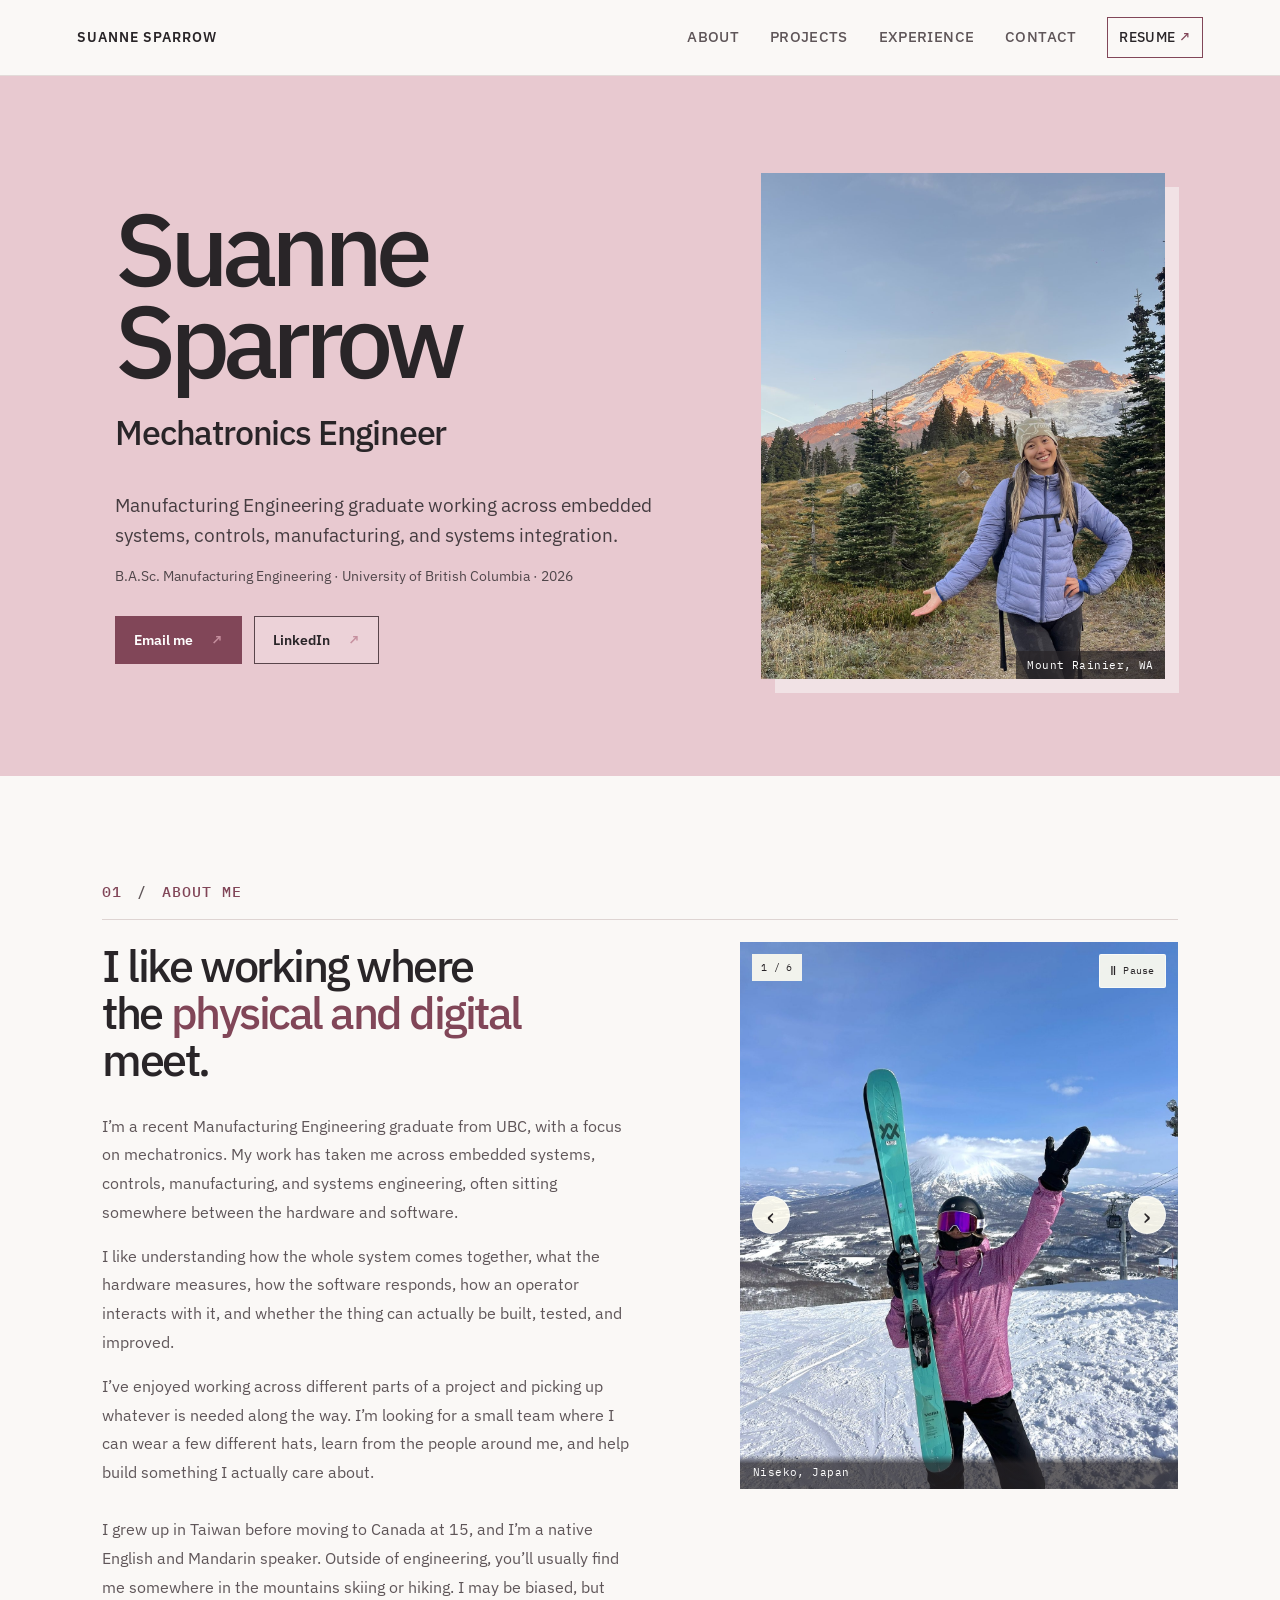
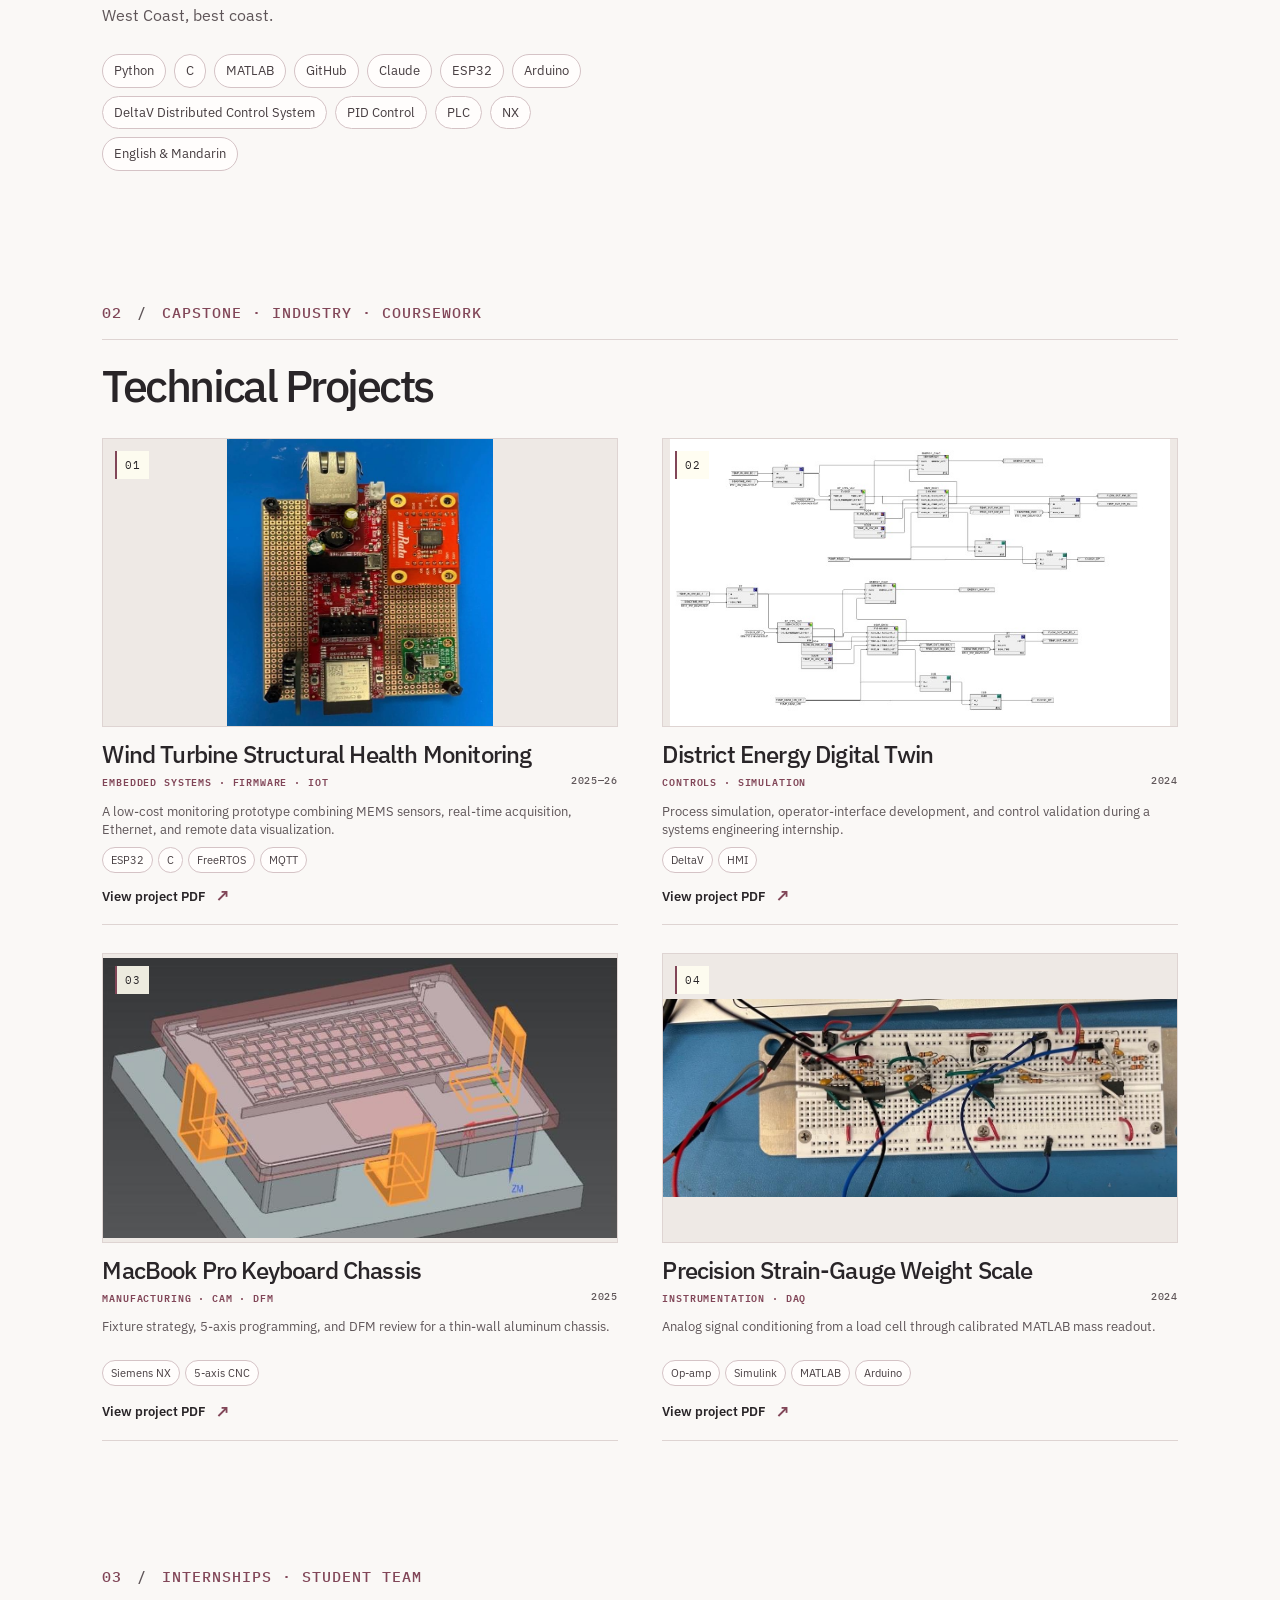
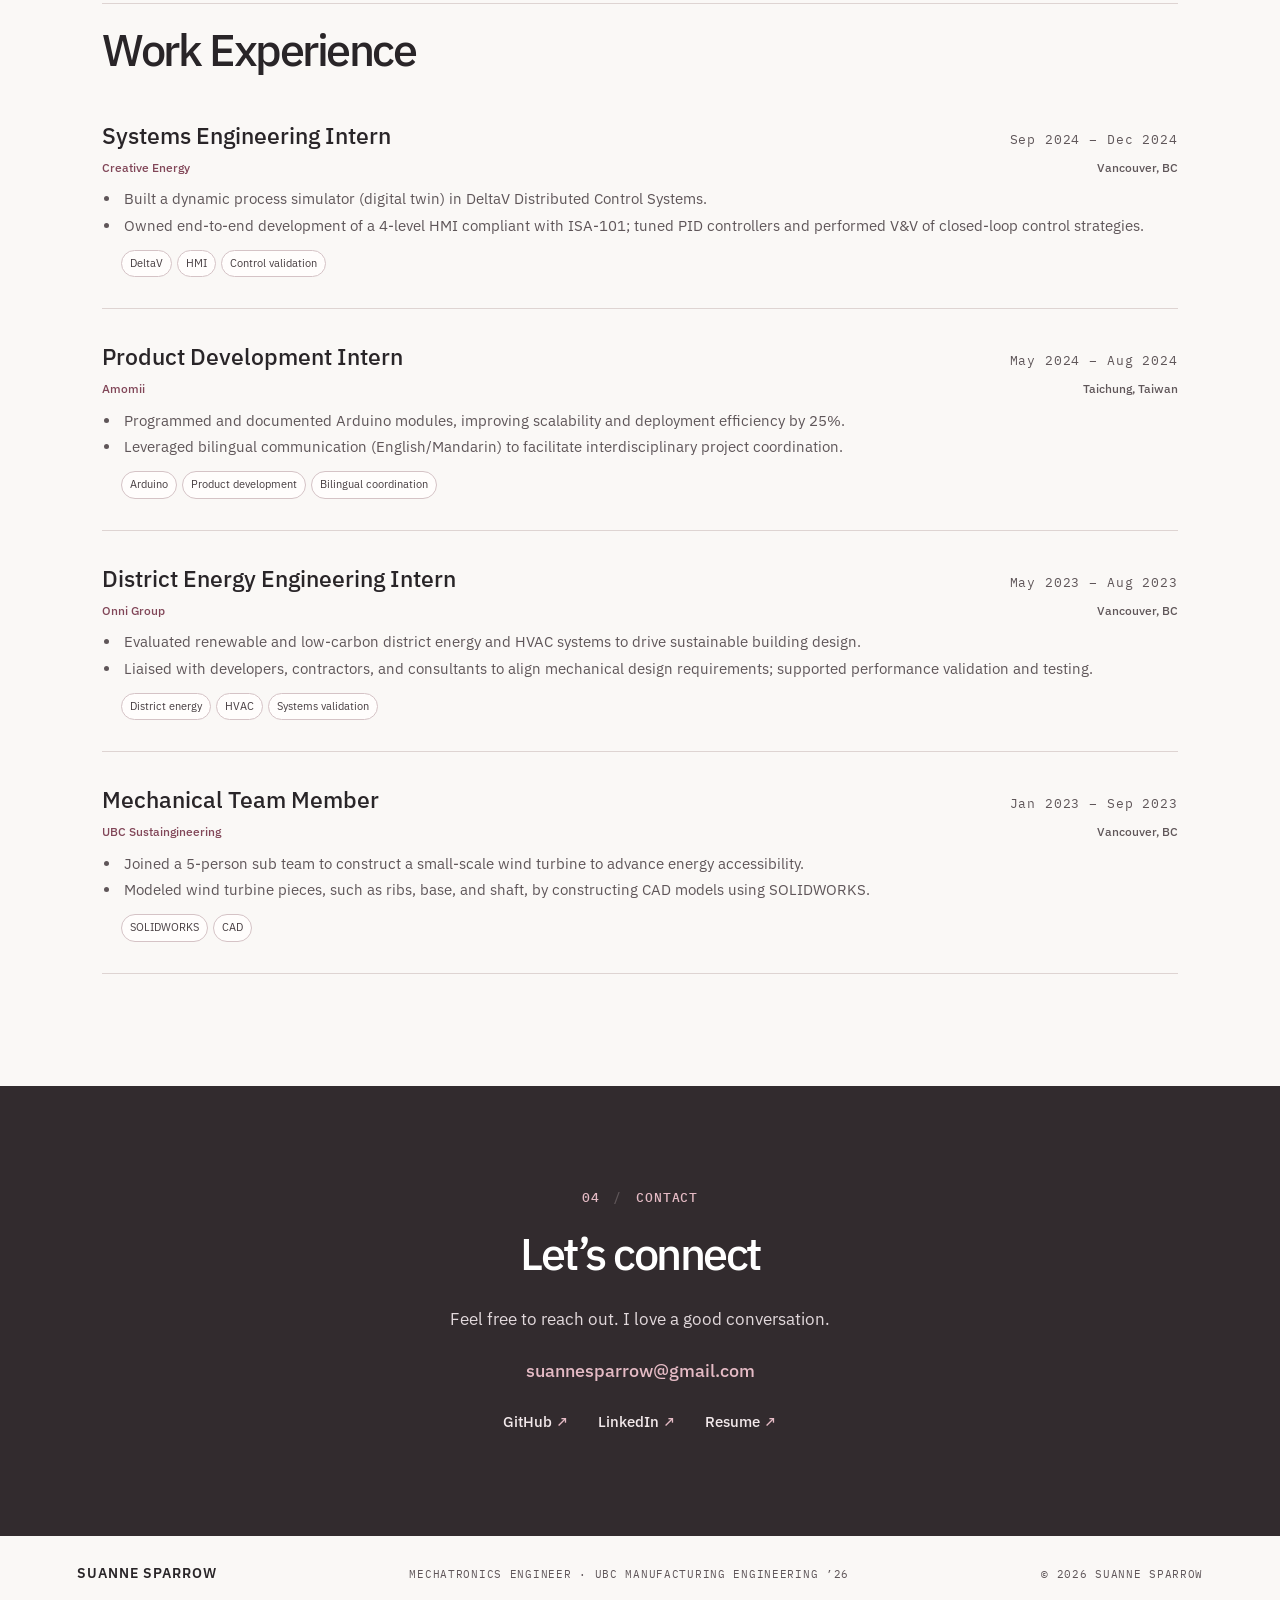
<file: index.html>
<!doctype html>
<html lang="en">
  <head>
    <meta charset="utf-8" />
    <meta name="viewport" content="width=device-width, initial-scale=1" />
    <meta name="theme-color" content="#e8c9d0" />
    <meta name="description" content="Suanne Sparrow is a UBC Manufacturing Engineering graduate working across embedded systems, controls, manufacturing, and systems integration." />
    <meta property="og:title" content="Suanne Sparrow | Mechatronics Engineer" />
    <meta property="og:description" content="Engineering work across embedded systems, controls, manufacturing, and instrumentation." />
    <meta property="og:type" content="website" />
    <meta property="og:image" content="assets/photos/suanne-mount-rainier.jpg" />
    <title>Suanne Sparrow | Mechatronics Engineer</title>
    <link rel="icon" type="image/svg+xml" href="favicon.svg" />
    <link rel="preconnect" href="https://fonts.googleapis.com" />
    <link rel="preconnect" href="https://fonts.gstatic.com" crossorigin />
    <link href="https://fonts.googleapis.com/css2?family=IBM+Plex+Mono:wght@400;500&amp;family=IBM+Plex+Sans:wght@400;500;600;700&amp;display=swap" rel="stylesheet" />
    <link rel="stylesheet" href="styles.css" />
    <script src="script.js" defer></script>
  </head>
  <body>
    <a class="skip-link" href="#main">Skip to content</a>
    <header class="site-header">
      <a class="wordmark" href="#home" aria-label="Suanne Sparrow home">SUANNE SPARROW</a>
      <button class="menu-toggle" type="button" aria-expanded="false" aria-controls="primary-nav" aria-label="Open navigation"><span></span><span></span></button>
      <nav class="nav-links" id="primary-nav" aria-label="Main navigation">
        <a href="#about" data-nav="about">ABOUT</a><a href="#projects" data-nav="projects">PROJECTS</a><a href="#experience" data-nav="experience">EXPERIENCE</a><a href="#contact" data-nav="contact">CONTACT</a>
        <a class="nav-resume" href="assets/documents/Suanne_Sparrow_UBC_Resume.pdf" target="_blank" rel="noreferrer">RESUME <span aria-hidden="true">↗︎</span></a>
      </nav>
    </header>
    <main id="main">
      <section class="hero section-anchor" id="home" data-section="home" aria-labelledby="hero-title">
        <div class="hero-heading">
          <h1 id="hero-title">Suanne<br />Sparrow</h1>
          <p class="hero-role">Mechatronics Engineer</p>
        </div>
        <figure class="hero-photo"><img src="assets/photos/suanne-mount-rainier.jpg" alt="Suanne on a trail with Mount Rainier behind her" fetchpriority="high" /><figcaption>Mount Rainier, WA</figcaption></figure>
        <div class="hero-copy">
          <p class="hero-summary">Manufacturing Engineering graduate working across embedded systems, controls, manufacturing, and systems integration.</p>
          <p class="hero-education">B.A.Sc. Manufacturing Engineering · University of British Columbia · 2026</p>
          <div class="hero-actions"><a class="button button-dark" href="mailto:suannesparrow@gmail.com">Email me <span aria-hidden="true">↗︎</span></a><a class="button button-outline" href="https://www.linkedin.com/in/suanne-sparrow-840819260/" target="_blank" rel="noreferrer">LinkedIn <span aria-hidden="true">↗︎</span></a></div>
        </div>
      </section>
      <section class="about section-anchor" id="about" data-section="about" aria-labelledby="about-title">
        <div class="section-topline"><p class="section-kicker">01 <span>/</span> ABOUT ME</p></div>
        <div class="about-grid">
          <div class="about-copy"><h2 id="about-title">I like working where<br />the <em>physical and digital</em><br />meet.</h2><p>I’m a recent Manufacturing Engineering graduate from UBC, with a focus on mechatronics. My work has taken me across embedded systems, controls, manufacturing, and systems engineering, often sitting somewhere between the hardware and software.</p><p>I like understanding how the whole system comes together, what the hardware measures, how the software responds, how an operator interacts with it, and whether the thing can actually be built, tested, and improved.</p><p>I’ve enjoyed working across different parts of a project and picking up whatever is needed along the way. I’m looking for a small team where I can wear a few different hats, learn from the people around me, and help build something I actually care about.</p><p class="about-personal-note">I grew up in Taiwan before moving to Canada at 15, and I’m a native English and Mandarin speaker. Outside of engineering, you’ll usually find me somewhere in the mountains skiing or hiking. I may be biased, but West Coast, best coast.</p><ul class="skill-tags" aria-label="Technical skills">
            <li>Python</li><li>C</li><li>MATLAB</li><li>GitHub</li><li>Claude</li><li>ESP32</li><li>Arduino</li><li>DeltaV Distributed Control System</li><li>PID Control</li><li>PLC</li><li>NX</li><li>English &amp; Mandarin</li>
          </ul></div>
          <div class="about-visual" role="group" aria-label="Photo gallery" aria-roledescription="carousel">
            <span class="about-photo-count" data-photo-count aria-hidden="true">1 / 6</span>
            <figure class="about-slide is-active" aria-hidden="false"><img src="assets/photos/suanne-skiing.jpg" alt="Suanne skiing with a snowy mountain behind her" loading="lazy" /><figcaption>Niseko, Japan</figcaption></figure>
            <figure class="about-slide" aria-hidden="true"><img src="assets/photos/suanne-mountain-hike.jpg" alt="Suanne hiking on a rocky ridge in a dark purple jacket" loading="lazy" /><figcaption>North Cascades National Park, WA</figcaption></figure>
            <figure class="about-slide" aria-hidden="true"><img src="assets/photos/suanne-yosemite-hike.jpg" alt="Suanne hiking in an orange T-shirt among granite cliffs" loading="lazy" /><figcaption>Yosemite, CA</figcaption></figure>
            <figure class="about-slide" aria-hidden="true"><img src="assets/photos/suanne-capstone.jpg" alt="Suanne in a blue button-up at Design and Innovation Day" loading="lazy" /><figcaption>Design and Innovation Day</figcaption></figure>
            <figure class="about-slide" aria-hidden="true"><img src="assets/photos/suanne-san-francisco.jpg" alt="Suanne visiting the Golden Gate Bridge" loading="lazy" /><figcaption>San Francisco</figcaption></figure>
            <figure class="about-slide" aria-hidden="true"><img src="assets/photos/suanne-graduation.jpg" alt="Suanne holding her University of British Columbia diploma" loading="lazy" /><figcaption>Grad day</figcaption></figure>
            <div class="about-photo-controls" aria-label="Photo navigation">
              <button type="button" data-photo-previous aria-label="Previous photo">‹</button>
              <button type="button" data-photo-next aria-label="Next photo">›</button>
            </div>
            <button class="about-photo-toggle" type="button" data-photo-toggle aria-label="Pause photo rotation">
              <span class="photo-toggle-icon" aria-hidden="true">Ⅱ</span><span data-photo-toggle-label>Pause</span>
            </button>
          </div>
        </div>
      </section>
      <section class="projects section-anchor" id="projects" data-section="projects" aria-labelledby="projects-title">
        <div class="section-topline"><p class="section-kicker">02 <span>/</span> CAPSTONE · INDUSTRY · COURSEWORK</p></div>
        <div class="projects-heading"><h2 id="projects-title">Technical Projects</h2></div>
        <div class="project-grid">
          <a class="project-card" data-reveal href="assets/documents/project-pages/wind-turbine-monitoring.pdf" target="_blank" rel="noopener" aria-label="Open Wind Turbine Structural Health Monitoring project PDF">
            <div class="project-image"><img src="assets/shm-sensor-module.jpg" alt="ESP32 sensor-node prototype assembled with MEMS sensor modules" loading="lazy" /><span class="image-count">01</span></div><div class="project-content"><h3>Wind Turbine Structural Health Monitoring</h3><p class="project-meta"><strong>EMBEDDED SYSTEMS · FIRMWARE · IOT</strong><span>2025—26</span></p><p>A low-cost monitoring prototype combining MEMS sensors, real-time acquisition, Ethernet, and remote data visualization.</p><ul class="skill-tags project-skills" aria-label="Project tools"><li>ESP32</li><li>C</li><li>FreeRTOS</li><li>MQTT</li></ul><span class="project-open">View project PDF <span aria-hidden="true">↗︎</span></span></div>
          </a>
          <a class="project-card" data-reveal href="assets/documents/project-pages/district-energy-digital-twin.pdf" target="_blank" rel="noopener" aria-label="Open District Energy Digital Twin project PDF">
            <div class="project-image"><img src="assets/digital-twin-ets-module.jpg" alt="ETS composite module internals showing the heat exchanger and valve simulation" loading="lazy" /><span class="image-count">02</span></div><div class="project-content"><h3>District Energy Digital Twin</h3><p class="project-meta"><strong>CONTROLS · SIMULATION</strong><span>2024</span></p><p>Process simulation, operator-interface development, and control validation during a systems engineering internship.</p><ul class="skill-tags project-skills" aria-label="Project tools"><li>DeltaV</li><li>HMI</li></ul><span class="project-open">View project PDF <span aria-hidden="true">↗︎</span></span></div>
          </a>
          <a class="project-card" data-reveal href="assets/documents/project-pages/macbook-keyboard-chassis.pdf" target="_blank" rel="noopener" aria-label="Open MacBook Pro Keyboard Chassis project PDF">
            <div class="project-image"><img src="assets/chassis-fixture-bottom.jpg" alt="NX model of the keyboard chassis held on a bottom-side vacuum fixture" loading="lazy" /><span class="image-count">03</span></div><div class="project-content"><h3>MacBook Pro Keyboard Chassis</h3><p class="project-meta"><strong>MANUFACTURING · CAM · DFM</strong><span>2025</span></p><p>Fixture strategy, 5-axis programming, and DFM review for a thin-wall aluminum chassis.</p><ul class="skill-tags project-skills" aria-label="Project tools"><li>Siemens NX</li><li>5-axis CNC</li></ul><span class="project-open">View project PDF <span aria-hidden="true">↗︎</span></span></div>
          </a>
          <a class="project-card scale-project" data-reveal href="assets/documents/project-pages/strain-gauge-weight-scale.pdf" target="_blank" rel="noopener" aria-label="Open Precision Strain-Gauge Weight Scale project PDF">
            <div class="project-image"><img src="assets/scale-breadboard.jpg" alt="Breadboard prototype of the strain-gauge scale instrumentation and offset amplifier" loading="lazy" /><span class="image-count">04</span></div><div class="project-content"><h3>Precision Strain-Gauge Weight Scale</h3><p class="project-meta"><strong>INSTRUMENTATION · DAQ</strong><span>2024</span></p><p>Analog signal conditioning from a load cell through calibrated MATLAB mass readout.</p><ul class="skill-tags project-skills" aria-label="Project tools"><li>Op-amp</li><li>Simulink</li><li>MATLAB</li><li>Arduino</li></ul><span class="project-open">View project PDF <span aria-hidden="true">↗︎</span></span></div>
          </a>
        </div>
      </section>
      <section class="experience section-anchor" id="experience" data-section="experience" aria-labelledby="experience-title">
        <div class="section-topline"><p class="section-kicker">03 <span>/</span> INTERNSHIPS · STUDENT TEAM</p></div><div class="experience-heading"><div><h2 id="experience-title">Work Experience</h2></div></div>
        <div class="timeline">
          <article class="timeline-item"><div class="timeline-role"><div class="timeline-head"><h3>Systems Engineering Intern</h3><span class="timeline-when">Sep 2024 – Dec 2024</span></div><p class="timeline-company">Creative Energy <span>Vancouver, BC</span></p><ul><li>Built a dynamic process simulator (digital twin) in DeltaV Distributed Control Systems.</li><li>Owned end-to-end development of a 4-level HMI compliant with ISA-101; tuned PID controllers and performed V&amp;V of closed-loop control strategies.</li></ul><ul class="skill-tags experience-skills" aria-label="Skills used"><li>DeltaV</li><li>HMI</li><li>Control validation</li></ul></div></article>
          <article class="timeline-item"><div class="timeline-role"><div class="timeline-head"><h3>Product Development Intern</h3><span class="timeline-when">May 2024 – Aug 2024</span></div><p class="timeline-company">Amomii <span>Taichung, Taiwan</span></p><ul><li>Programmed and documented Arduino modules, improving scalability and deployment efficiency by 25%.</li><li>Leveraged bilingual communication (English/Mandarin) to facilitate interdisciplinary project coordination.</li></ul><ul class="skill-tags experience-skills" aria-label="Skills used"><li>Arduino</li><li>Product development</li><li>Bilingual coordination</li></ul></div></article>
          <article class="timeline-item"><div class="timeline-role"><div class="timeline-head"><h3>District Energy Engineering Intern</h3><span class="timeline-when">May 2023 – Aug 2023</span></div><p class="timeline-company">Onni Group <span>Vancouver, BC</span></p><ul><li>Evaluated renewable and low-carbon district energy and HVAC systems to drive sustainable building design.</li><li>Liaised with developers, contractors, and consultants to align mechanical design requirements; supported performance validation and testing.</li></ul><ul class="skill-tags experience-skills" aria-label="Skills used"><li>District energy</li><li>HVAC</li><li>Systems validation</li></ul></div></article>
          <article class="timeline-item"><div class="timeline-role"><div class="timeline-head"><h3>Mechanical Team Member</h3><span class="timeline-when">Jan 2023 – Sep 2023</span></div><p class="timeline-company">UBC Sustaingineering <span>Vancouver, BC</span></p><ul><li>Joined a 5-person sub team to construct a small-scale wind turbine to advance energy accessibility.</li><li>Modeled wind turbine pieces, such as ribs, base, and shaft, by constructing CAD models using SOLIDWORKS.</li></ul><ul class="skill-tags experience-skills" aria-label="Skills used"><li>SOLIDWORKS</li><li>CAD</li></ul></div></article>
        </div>
      </section>
      <section class="contact section-anchor" id="contact" data-section="contact" aria-labelledby="contact-title"><div class="contact-content"><p class="section-kicker">04 <span>/</span> CONTACT</p><h2 id="contact-title">Let’s connect</h2><p class="contact-intro">Feel free to reach out. I love a good conversation.</p><a class="contact-email" href="mailto:suannesparrow@gmail.com">suannesparrow@gmail.com</a><div class="contact-links"><a href="https://github.com/suannesparrow" target="_blank" rel="noreferrer">GitHub <span aria-hidden="true">↗︎</span></a><a href="https://www.linkedin.com/in/suanne-sparrow-840819260/" target="_blank" rel="noreferrer">LinkedIn <span aria-hidden="true">↗︎</span></a><a href="assets/documents/Suanne_Sparrow_UBC_Resume.pdf" target="_blank" rel="noreferrer">Resume <span aria-hidden="true">↗︎</span></a></div></div></section>
    </main>
    <footer class="site-footer"><a class="wordmark" href="#home">SUANNE SPARROW</a><span>MECHATRONICS ENGINEER · UBC MANUFACTURING ENGINEERING ’26</span><span>© 2026 SUANNE SPARROW</span></footer>
    <dialog class="project-dialog" id="project-wind" aria-labelledby="wind-title">
      <div class="dialog-top"><span>PROJECT 01 / EMBEDDED SYSTEMS</span><button class="dialog-close" type="button" aria-label="Close project details">×</button></div><div class="dialog-body"><p class="section-kicker">CAPSTONE · FIRST-PLACE TEAM</p><h2 id="wind-title">Wind Turbine Structural Health Monitoring</h2><p class="dialog-lede">A low-cost structural-health-monitoring prototype for wind turbines in seismic-prone regions, integrating embedded MEMS sensing, wired data transmission, local storage, and remote visualization.</p><div class="dialog-facts"><div><b>MY CONTRIBUTION</b><p>Led embedded firmware development: sensor drivers, timer/interrupt sampling, lock-free ring buffers, ESP32 Ethernet bring-up, MQTT publishing, and sensor/network fault handling.</p></div><div><b>TECHNOLOGIES</b><p>C · ESP32 · ESP-IDF · FreeRTOS · ADXL355Z · SCL3300 · ADT7420 · Ethernet · MQTT</p></div></div><figure class="dialog-image"><img src="assets/shm-sensor-module.jpg" alt="ESP32 development board with ADXL355Z and SCL3300 MEMS sensor modules mounted on a perfboard" loading="lazy" /><figcaption>Sensor-node prototype assembled for multi-sensor vibration monitoring.</figcaption></figure><figure class="dialog-image"><img src="assets/shm-sensor-schematic.jpg" alt="Sensor-node schematic showing the ESP32 connections to the accelerometer, inclinometer, and temperature sensor" loading="lazy" /><figcaption>Schematic of the sensor-node interfaces.</figcaption></figure><div class="dialog-result"><strong>99.83% data integrity</strong><span>Seven-channel acquisition and fault propagation validated during a 24-hour run.</span></div><a class="pdf-link" href="assets/documents/Suanne_Sparrow_Engineering_Portfolio.pdf#page=2" target="_blank" rel="noreferrer">View full portfolio PDF · project page 2 <span>↗︎</span></a><details class="pdf-embed"><summary>Open PDF here <span>＋</span></summary><iframe data-pdf-src="assets/documents/Suanne_Sparrow_Engineering_Portfolio.pdf#page=2" title="Wind turbine monitoring project portfolio PDF page" loading="lazy"></iframe></details></div>
    </dialog>
    <dialog class="project-dialog" id="project-twin" aria-labelledby="twin-title">
      <div class="dialog-top"><span>PROJECT 02 / CONTROLS & SIMULATION</span><button class="dialog-close" type="button" aria-label="Close project details">×</button></div><div class="dialog-body"><p class="section-kicker">SYSTEMS ENGINEERING INTERNSHIP · 2024</p><h2 id="twin-title">District Energy Digital Twin</h2><p class="dialog-lede">A sanitized overview of process simulation, operator-interface development, and control validation for a multi-building district-energy system.</p><div class="dialog-facts"><div><b>MY CONTRIBUTION</b><p>Built DeltaV simulation modules for equipment behavior; designed a four-level DeltaV Live HMI following ISA-101; reviewed control narratives and supported PID tuning and closed-loop validation.</p></div><div><b>TECHNOLOGIES</b><p>DeltaV DCS · DeltaV Live · HMI · ISA-101 · PID control · process simulation</p></div></div><div class="safe-diagram" role="img" aria-label="Illustrative process workflow, not an operational plant diagram"><p class="section-kicker">ILLUSTRATIVE WORKFLOW · NO PLANT DATA</p><div><span>MODEL PROCESS</span><i>→</i><span>SIMULATE</span><i>→</i><span>VALIDATE CONTROL</span><i>→</i><span>REFINE DESIGN</span></div></div><div class="dialog-result"><strong>Issue found before commissioning</strong><span>Simulation surfaced a pump recirculation issue; a variable-speed change was implemented to address it.</span></div><p class="safety-note">Client-identifying information, internal HMI screens, plant-specific data, and control diagrams are omitted.</p><a class="pdf-link" href="assets/documents/Suanne_Sparrow_Engineering_Portfolio.pdf#page=3" target="_blank" rel="noreferrer">View full portfolio PDF · project page 3 <span>↗︎</span></a><details class="pdf-embed"><summary>Open PDF here <span>＋</span></summary><iframe data-pdf-src="assets/documents/Suanne_Sparrow_Engineering_Portfolio.pdf#page=3" title="District energy project portfolio PDF page" loading="lazy"></iframe></details></div>
    </dialog>
    <dialog class="project-dialog" id="project-chassis" aria-labelledby="chassis-title">
      <div class="dialog-top"><span>PROJECT 03 / MANUFACTURING & CAM</span><button class="dialog-close" type="button" aria-label="Close project details">×</button></div><div class="dialog-body"><p class="section-kicker">MANUFACTURING ENGINEERING PROJECT · 2025</p><h2 id="chassis-title">MacBook Pro Keyboard Chassis</h2><p class="dialog-lede">A CNC manufacturing process plan for a thin-wall aluminum keyboard chassis, from fixture strategy through two-sided 5-axis programming and in-process verification.</p><div class="dialog-facts"><div><b>MY CONTRIBUTION</b><p>Designed vacuum and mechanical workholding; selected tools and designed a custom T-cutter; calculated machine parameters; programmed and verified 30 operations across two setups; documented DFM changes for five unmanufacturable feature classes.</p></div><div><b>TECHNOLOGIES</b><p>Siemens NX · CAM · 5-axis CNC · DFM · fixture design · IPW verification</p></div></div><div class="dialog-gallery"><figure class="dialog-image"><img src="assets/chassis-fixture-bottom.jpg" alt="Bottom-side vacuum fixture for the keyboard chassis" loading="lazy" /><figcaption>Bottom setup · vacuum fixture.</figcaption></figure><figure class="dialog-image"><img src="assets/chassis-fixture-top.jpg" alt="Top-side chassis fixture with low-profile clamps and locating keys" loading="lazy" /><figcaption>Top setup · locating and clamping.</figcaption></figure><figure class="dialog-image"><img src="assets/chassis-cam-toolpath.png" alt="CAM toolpath around the chassis floor and walls" loading="lazy" /><figcaption>CAM operation path.</figcaption></figure><figure class="dialog-image"><img src="assets/chassis-finished-ipw.jpg" alt="Final in-process workpiece model after all programmed operations" loading="lazy" /><figcaption>Final in-process workpiece.</figcaption></figure></div><div class="dialog-result"><strong>±0.05 mm · 30 operations · 2 setups</strong><span>Reported tolerance; simulated IPW verified with no gouges or remaining stock.</span></div><p class="safety-note">Academic manufacturing project; no affiliation with Apple.</p><a class="pdf-link" href="assets/documents/Suanne_Sparrow_Engineering_Portfolio.pdf#page=4" target="_blank" rel="noreferrer">View full portfolio PDF · project page 4 <span>↗︎</span></a><details class="pdf-embed"><summary>Open PDF here <span>＋</span></summary><iframe data-pdf-src="assets/documents/Suanne_Sparrow_Engineering_Portfolio.pdf#page=4" title="Keyboard chassis project portfolio PDF page" loading="lazy"></iframe></details></div>
    </dialog>
    <dialog class="project-dialog" id="project-scale" aria-labelledby="scale-title">
      <div class="dialog-top"><span>PROJECT 04 / INSTRUMENTATION & DAQ</span><button class="dialog-close" type="button" aria-label="Close project details">×</button></div><div class="dialog-body"><p class="section-kicker">MECH 368</p><h2 id="scale-title">Precision Strain-Gauge Weight Scale</h2><p class="dialog-lede">A complete signal chain from a load cell’s millivolt output through analog conditioning to a calibrated mass readout.</p><div class="dialog-facts"><div><b>MY CONTRIBUTION</b><p>Derived the instrumentation-amplifier output by nodal analysis; verified gain in Simulink; designed the offset stage; assembled the circuit; wrote a 100 Hz MATLAB acquisition loop and calibrated at 0 kg and 2 kg.</p></div><div><b>TECHNOLOGIES</b><p>Op-amp design · Simulink · MATLAB · Arduino · strain gauge · data acquisition</p></div></div><div class="dialog-gallery"><figure class="dialog-image"><img src="assets/scale-prototype.jpg" alt="Breadboard prototype of instrumentation and offset amplifier circuit" loading="lazy" /><figcaption>Physical amplifier circuit prototype.</figcaption></figure><figure class="dialog-image"><img src="assets/scale-simulink-model.png" alt="Simulink model used to verify the amplifier gain before the physical build" loading="lazy" /><figcaption>Gain verification in Simulink.</figcaption></figure></div><div class="dialog-result"><strong>Gain 210 · 100 Hz acquisition</strong><span>Output 0.62–2.41 V against a 0.5–2.5 V target; readout checked at 0 kg and 2 kg.</span></div><a class="pdf-link" href="assets/documents/Suanne_Sparrow_Engineering_Portfolio.pdf#page=5" target="_blank" rel="noreferrer">View full portfolio PDF · project page 5 <span>↗︎</span></a><details class="pdf-embed"><summary>Open PDF here <span>＋</span></summary><iframe data-pdf-src="assets/documents/Suanne_Sparrow_Engineering_Portfolio.pdf#page=5" title="Weight scale project portfolio PDF page" loading="lazy"></iframe></details></div>
    </dialog>
  </body>
</html>
</file>
<file: styles.css>
:root {
  --bg: #faf8f6;
  --surface: #fffefd;
  --hero-bg: #e8c9d0;
  --pink-soft: #f1e2e5;
  --pink: #c58f9e;
  --pink-dark: #814658;
  --pink-light-on-dark: #e5bbc5;
  --pink-border: #d5c3c6;
  --pink-line: #81465899;
  --pink-line-soft: #8146583b;
  --pink-orbit: #c58f9e88;
  --text: #292528;
  --text-muted: #5f5659;
  --border: #ded4d2;
  --deep: #322b2e;
  --sans: "IBM Plex Sans", Arial, sans-serif;
  --mono: "IBM Plex Mono", monospace;
  --nav-height: 76px;
  --content-width: 1180px;
}
* { box-sizing: border-box; }
html { scroll-behavior: smooth; scroll-padding-top: calc(var(--nav-height) + 20px); }
body { margin: 0; color: var(--text); background: var(--bg); font: 400 16px/1.65 var(--sans); -webkit-font-smoothing: antialiased; }
body:has(dialog[open]) { overflow: hidden; }
a { color: inherit; text-decoration: none; }
button { color: inherit; font: inherit; }
a:focus-visible, button:focus-visible, summary:focus-visible { outline: 3px solid var(--pink-dark); outline-offset: 4px; }
img { display: block; max-width: 100%; height: auto; }
h1, h2, h3, p { margin-top: 0; }
.skip-link { position: absolute; z-index: 30; top: 8px; left: 8px; padding: 9px 12px; transform: translateY(-150%); color: white; background: var(--deep); }
.skip-link:focus { transform: translateY(0); }
.site-header { position: sticky; z-index: 10; top: 0; min-height: var(--nav-height); display: flex; align-items: center; justify-content: space-between; padding: 0 max(6vw, calc((100vw - var(--content-width)) / 2)); border-bottom: 1px solid #ded4d2cc; background: #faf8f6ed; backdrop-filter: blur(14px); }
.wordmark { font-size: 14px; font-weight: 600; letter-spacing: .075em; white-space: nowrap; }
.nav-links { display: flex; align-items: center; gap: clamp(18px, 2.4vw, 32px); }
.nav-links a { position: relative; color: var(--text-muted); font-size: 15px; font-weight: 500; letter-spacing: .025em; transition: color .2s ease; }
.nav-links a::after { content: ""; position: absolute; right: 0; bottom: -8px; left: 0; height: 2px; transform: scaleX(0); transform-origin: left; background: var(--pink-dark); transition: transform .2s ease; }
.nav-links a:hover, .nav-links a.is-active { color: var(--pink-dark); }
.nav-links a:hover::after, .nav-links a.is-active::after { transform: scaleX(1); }
.nav-links .nav-resume { padding: 8px 11px; border: 1px solid var(--pink-dark); color: var(--text); font-size: 14px; }
.nav-links .nav-resume::after { display: none; }
.nav-resume span { color: var(--pink-dark); }
.menu-toggle { display: none; }
.section-anchor { scroll-margin-top: calc(var(--nav-height) + 10px); }
.hero { position: relative; min-height: min(700px, calc(100svh - var(--nav-height))); display: grid; grid-template-columns: minmax(0, 1.1fr) minmax(320px, .8fr); grid-template-rows: auto auto; align-content: center; align-items: center; column-gap: clamp(38px, 7vw, 100px); overflow: hidden; padding: 56px max(9vw, calc((100vw - 1120px) / 2)); background: var(--hero-bg); }
.hero-heading { position: relative; z-index: 1; grid-column: 1; grid-row: 1; align-self: end; }
.hero-copy { position: relative; z-index: 1; grid-column: 1; grid-row: 2; max-width: 650px; padding-top: 15px; }
.hero-photo { position: relative; z-index: 1; grid-column: 2; grid-row: 1 / span 2; justify-self: end; width: min(100%, 430px); margin: 0; overflow: hidden; box-shadow: 14px 14px 0 var(--pink-soft); }
.hero-photo img { width: 100%; max-height: min(70svh, 620px); aspect-ratio: 4 / 5; object-fit: cover; object-position: center 48%; }
.hero-photo figcaption { position: absolute; right: 0; bottom: 0; padding: 7px 11px; color: white; background: #292528b8; font: 11px var(--mono); letter-spacing: .04em; }
.section-kicker, .section-label, .project-meta, .image-count, .timeline-when, .dialog-top, .dialog-facts b, .pdf-link, .pdf-embed summary, .dialog-image figcaption, .safety-note, .site-footer { font-family: var(--mono); letter-spacing: .065em; }
.hero h1 { margin: 0; font-size: clamp(68px, 8vw, 116px); font-weight: 500; line-height: .9; letter-spacing: -.065em; }
.hero-role { margin: 18px 0 0; font-size: clamp(25px, 2.7vw, 34px); font-weight: 500; letter-spacing: -.035em; }
.hero-summary { max-width: 610px; margin-bottom: 14px; color: #453c40; font-size: 19px; line-height: 1.62; }
.hero-education { margin-bottom: 28px; color: #50464a; font-size: 14px; }
.hero-actions { display: flex; flex-wrap: wrap; gap: 12px; }
.button { min-height: 48px; display: inline-flex; align-items: center; justify-content: center; gap: 18px; padding: 11px 18px; border: 1px solid transparent; font-size: 14px; font-weight: 600; transition: transform .2s ease, background-color .2s ease, color .2s ease; }
.button:hover { transform: translateY(-2px); }
.button-dark { color: white; background: var(--pink-dark); }
.button-dark:hover { background: #683648; }
.button-outline { border-color: #59454b; color: var(--text); background: #ffffff28; }
.button-outline:hover { background: #ffffff70; }
.button span { color: var(--pink); }
.about, .projects, .experience { padding: 104px max(8vw, calc((100vw - var(--content-width)) / 2)) 112px; }
.about { background: var(--bg); }
.section-topline { margin-bottom: 22px; padding-bottom: 14px; border-bottom: 1px solid var(--border); }
.section-kicker { margin: 0; color: var(--pink-dark); font-size: 15px; font-weight: 500; }
.section-kicker span { padding: 0 5px; color: var(--text-muted); }
.section-label { margin: 0 0 12px; color: var(--pink-dark); font-size: 15px; font-weight: 500; }
.about-grid { display: grid; grid-template-columns: minmax(0, 1.1fr) minmax(340px, .9fr); gap: clamp(50px, 8vw, 110px); align-items: start; padding: 0; }
.about-copy h2, .projects-heading h2, .experience-heading h2, .contact h2 { margin: 0 0 28px; font-size: clamp(34px, 3.6vw, 45px); font-weight: 500; line-height: 1.05; letter-spacing: -.055em; }
.about-copy h2 em, .projects-heading h2 em { color: var(--pink-dark); font-style: normal; }
.about-copy > p:not(.section-label) { max-width: 610px; margin-bottom: 15px; color: var(--text-muted); font-size: 16px; line-height: 1.8; }
.about-copy > .about-personal-note { margin-top: 28px; }
.about-visual { position: relative; aspect-ratio: 4 / 5; min-height: 0; isolation: isolate; overflow: hidden; background: var(--pink-soft); }
.about-slide { position: absolute; inset: 0; margin: 0; opacity: 0; transition: opacity .85s ease; }
.about-slide.is-active { opacity: 1; }
.about-slide img { width: 100%; height: 100%; min-height: 0; object-fit: cover; object-position: center 44%; transform: scale(1.035); transition: transform 5.2s ease; }
.about-slide.is-active img { transform: scale(1); }
.about-slide figcaption { position: absolute; right: 0; bottom: 0; left: 0; padding: 10px 13px; color: white; background: linear-gradient(transparent, #292528b8 25%); font: 11px var(--mono); letter-spacing: .04em; }
.about-photo-controls { position: absolute; z-index: 2; top: 50%; right: 12px; left: 12px; display: flex; justify-content: space-between; transform: translateY(-50%); pointer-events: none; }
.about-photo-controls button { width: 38px; height: 38px; display: grid; place-items: center; border: 1px solid #fff9; border-radius: 50%; cursor: pointer; color: var(--text); background: #fffdf0e8; font-size: 25px; line-height: 1; pointer-events: auto; transition: color .2s ease, background-color .2s ease; }
.about-photo-controls button:hover { color: white; background: var(--pink-dark); }
.about-photo-toggle { position: absolute; z-index: 2; top: 12px; right: 12px; min-height: 34px; display: inline-flex; align-items: center; gap: 7px; padding: 6px 10px; border: 1px solid #fff9; border-radius: 2px; cursor: pointer; color: var(--text); background: #fffdf0e8; font: 10px var(--mono); letter-spacing: .025em; }
.about-photo-toggle:hover { color: white; background: var(--pink-dark); }
.photo-toggle-icon { font-family: var(--sans); font-size: 13px; line-height: 1; }
.about-photo-count { position: absolute; z-index: 2; top: 12px; left: 12px; padding: 7px 9px; color: var(--text); background: #fffdf0e8; font: 10px var(--mono); letter-spacing: .035em; }
.skill-tags { display: flex; flex-wrap: wrap; gap: 8px; margin: 0; padding: 0; list-style: none; }
.skill-tags { margin-top: 24px; }
.skill-tags li { padding: 5px 11px; border: 1px solid var(--pink-border); border-radius: 999px; color: #463d40; background: #fffdfc; font-size: 13px; transition: color .18s ease, border-color .18s ease, background .18s ease, transform .18s ease; }
.skill-tags li:hover { transform: translateY(-2px); border-color: var(--pink-dark); color: var(--pink-dark); background: var(--pink-soft); }
.projects { padding-top: 18px; padding-bottom: 20px; background: var(--bg); }
.projects .section-topline { margin-bottom: 22px; padding-bottom: 14px; }
.projects-heading, .experience-heading { display: flex; align-items: end; justify-content: space-between; gap: 32px; padding: 0 0 7px; }
.projects-heading h2, .experience-heading h2 { margin: 0; }
.projects-heading { margin-bottom: 21px; }
.projects-heading h2 { line-height: 1.05; }
.projects-heading > p, .experience-heading > p { max-width: 370px; margin: 0 0 5px; color: var(--text-muted); font-size: 16px; }
.projects-heading > p { max-width: 440px; font-size: 13px; line-height: 1.4; }
.project-grid { display: grid; grid-template-columns: repeat(2, minmax(0, 1fr)); grid-auto-rows: 1fr; column-gap: clamp(24px, 3.5vw, 46px); row-gap: 28px; }
.project-card { min-width: 0; display: flex; flex-direction: column; overflow: hidden; background: transparent; }
.project-image { position: relative; width: 100%; aspect-ratio: 16 / 9; overflow: hidden; border: 1px solid var(--border); background: #eee9e5; transition: border-color .2s ease; }
.project-image > img { position: absolute; inset: 0; width: 100%; height: 100%; object-fit: contain; transition: transform .5s ease; }
.image-count { position: absolute; top: 12px; left: 12px; padding: 5px 8px; border-left: 2px solid var(--pink-dark); color: var(--text); background: #fffdf0e8; font-size: 11px; }
.project-content { flex: 1; min-height: 190px; display: flex; flex-direction: column; align-items: flex-start; padding: 15px 0 13px; border-bottom: 1px solid var(--border); }
.project-meta { width: 100%; display: flex; justify-content: space-between; gap: 10px; margin: 0 0 13px; color: var(--pink-dark); font-size: 10px; font-weight: 500; }
.project-meta strong { font-weight: 600; letter-spacing: .085em; }
.project-meta span { flex: none; color: var(--text-muted); }
.project-content h3 { margin: 0 0 5px; font-size: clamp(20px, 1.85vw, 25px); font-weight: 500; line-height: 1.1; letter-spacing: -.035em; }
.project-content > p:not(.project-meta) { min-height: 2.6em; margin-bottom: 8px; color: var(--text-muted); font-size: 13px; line-height: 1.4; }
.project-content .project-skills { margin-top: 0; gap: 5px; }
.project-content .project-skills li { padding: 3px 8px; font-size: 11px; }
.project-open { display: inline-flex; align-items: center; gap: 9px; margin-top: auto; padding: 8px 0 0; border: 0; cursor: pointer; color: var(--text); background: transparent; font-size: 13px; font-weight: 600; }
.project-open span { color: var(--pink-dark); font-size: 18px; transition: transform .18s ease; }
.project-open:hover span { transform: translate(3px, -3px); }
.experience { padding-bottom: 112px; }
.experience-heading { padding-bottom: 14px; }
.timeline { border-top: 0; }
.timeline-item { padding: 29px 0 31px; border-bottom: 1px solid var(--border); }
.timeline-head, .timeline-company { display: flex; align-items: baseline; justify-content: space-between; gap: 16px; }
.timeline-head { margin-bottom: 3px; }
.timeline-when { flex: 0 0 auto; color: var(--text-muted); font-size: 13px; text-align: right; white-space: nowrap; }
.timeline-company { margin: 0 0 9px; color: var(--pink-dark); font-size: 12px; font-weight: 500; }
.timeline-company span { color: var(--text-muted); }
.timeline-role h3 { margin: 0; font-size: 23px; font-weight: 500; }
.timeline-role ul { margin: 0; padding-left: 19px; color: var(--text-muted); font-size: 15px; line-height: 1.75; }
.timeline-role li { padding-left: 3px; }
.timeline-role .experience-skills { margin-top: 11px; gap: 5px; }
.timeline-role .experience-skills li { padding: 3px 8px; font-size: 11px; }
.contact { display: flex; align-items: center; justify-content: center; min-height: 450px; padding: 80px max(8vw, calc((100vw - var(--content-width)) / 2)); color: white; background: var(--deep); text-align: center; }
.contact .section-kicker, .contact .section-label { color: var(--pink-light-on-dark); }
.contact-content { width: min(100%, 760px); }
.contact .section-kicker { margin-bottom: 22px; font-size: 13px; }
.contact h2 { margin-bottom: 28px; }
.contact-intro { max-width: 690px; margin: 0 auto 22px; color: #e2d9dc; font-size: 17px; line-height: 1.7; }
.contact-email { display: inline-block; color: var(--pink-light-on-dark); font-size: 18px; font-weight: 500; }
.contact-links { display: flex; justify-content: center; flex-wrap: wrap; gap: 14px 29px; margin-top: 24px; }
.contact-links a { color: #f2e9eb; font-size: 15px; font-weight: 500; }
.contact-links a span { color: var(--pink-light-on-dark); }
.site-footer { min-height: 76px; display: flex; align-items: center; justify-content: space-between; gap: 18px; padding: 17px max(6vw, calc((100vw - 1280px) / 2)); color: var(--text-muted); font-size: 11px; }
.site-footer .wordmark { color: var(--text); font-family: var(--sans); }

/* Native dialogs preserve the detailed project and PDF experience. */
.project-dialog { width: min(900px, calc(100% - 30px)); max-height: min(90svh, 900px); padding: 0; overflow: hidden; border: 1px solid var(--border); color: var(--text); background: var(--bg); box-shadow: 0 26px 90px #241a1e45; }
.project-dialog::backdrop { background: #211b1eb0; backdrop-filter: blur(4px); }
.dialog-top { min-height: 54px; position: sticky; z-index: 2; top: 0; display: flex; justify-content: space-between; align-items: center; padding: 0 22px; border-bottom: 1px solid var(--border); color: var(--pink-dark); background: #faf8f6f5; font-size: 11px; }
.dialog-close { width: 36px; height: 36px; border: 1px solid var(--border); cursor: pointer; background: transparent; font: 25px/1 var(--sans); }
.dialog-close:hover { background: var(--pink-soft); }
.dialog-body { max-height: calc(min(90svh, 900px) - 54px); overflow: auto; padding: clamp(20px, 5vw, 48px); }
.dialog-body > .section-kicker { margin-bottom: 12px; color: var(--pink-dark); font-size: 12px; }
.dialog-body h2 { max-width: 720px; margin: 0 0 15px; font-size: clamp(34px, 5vw, 52px); font-weight: 500; line-height: 1.08; letter-spacing: -.04em; }
.dialog-lede { max-width: 710px; color: var(--text-muted); font-size: 16px; line-height: 1.75; }
.dialog-facts { display: grid; grid-template-columns: 1.15fr .85fr; gap: 26px; margin: 25px 0; padding: 20px 0; border-top: 1px solid var(--border); border-bottom: 1px solid var(--border); }
.dialog-facts b { color: var(--pink-dark); font-size: 11px; }
.dialog-facts p { margin: 6px 0 0; color: var(--text-muted); font-size: 14px; line-height: 1.75; }
.dialog-image { margin: 0; background: var(--surface); }
.dialog-image img { width: 100%; max-height: 410px; object-fit: contain; background: #f2eeeb; }
.dialog-image figcaption { padding: 9px 10px; color: var(--text-muted); font-size: 11px; letter-spacing: .01em; }
.dialog-body > .dialog-image { margin: 17px 0; }
.dialog-gallery { display: grid; grid-template-columns: repeat(2, minmax(0, 1fr)); gap: 13px; margin: 17px 0; }
.dialog-result { display: flex; flex-direction: column; gap: 4px; margin: 18px 0 20px; padding: 15px 18px; border-left: 3px solid var(--pink-dark); background: var(--pink-soft); }
.dialog-result strong { font-size: 22px; font-weight: 600; }
.dialog-result span { color: var(--text-muted); font-size: 14px; }
.pdf-link { display: inline-flex; gap: 11px; align-items: center; color: var(--pink-dark); font-size: 12px; font-weight: 500; }
.pdf-link span { font-size: 17px; }
.pdf-embed { margin-top: 18px; border-top: 1px solid var(--border); }
.pdf-embed summary { padding: 13px 0; cursor: pointer; color: var(--text); font-size: 12px; }
.pdf-embed summary span { float: right; color: var(--pink-dark); }
.pdf-embed iframe { width: 100%; height: 64vh; border: 1px solid var(--border); background: var(--surface); }
.safe-diagram { margin: 20px 0; padding: 18px; border: 1px solid var(--border); background: var(--pink-soft); }
.safe-diagram > .section-kicker { margin-bottom: 13px; color: var(--pink-dark); font-size: 10px; }
.safe-diagram > div { display: flex; align-items: center; justify-content: space-between; gap: 9px; color: var(--deep); font: 11px var(--mono); }
.safe-diagram i { color: var(--pink-dark); font-style: normal; }
.safety-note { margin: 12px 0 18px; color: var(--text-muted); font-size: 11px; letter-spacing: .01em; }

@media (hover: hover) and (pointer: fine) {
  .project-card:hover .project-image { border-color: var(--pink-dark); }
  .project-card:hover .project-open { color: var(--pink-dark); }
}
@media (max-width: 980px) {
  .site-header { padding-right: 5vw; padding-left: 5vw; }
  .nav-links { gap: 16px; }
  .nav-links a { font-size: 14px; }
  .about, .projects, .experience, .contact { padding-right: 6vw; padding-left: 6vw; }
  .about-grid { grid-template-columns: minmax(0, 1fr) minmax(280px, .9fr); gap: 5vw; }
  .about-visual, .about-slide img { min-height: 340px; }
  .project-content { padding-top: 13px; }
}
@media (max-width: 720px) {
  :root { --nav-height: 68px; }
  .site-header { padding: 0 6vw; }
  .wordmark { font-size: 13px; }
  .menu-toggle { width: 42px; height: 42px; display: flex; flex-direction: column; align-items: center; justify-content: center; gap: 6px; border: 1px solid var(--border); background: var(--bg); }
  .menu-toggle span { width: 17px; height: 2px; background: var(--text); transition: transform .2s ease; }
  .menu-toggle[aria-expanded="true"] span:first-child { transform: translateY(4px) rotate(45deg); }
  .menu-toggle[aria-expanded="true"] span:last-child { transform: translateY(-4px) rotate(-45deg); }
  .nav-links { position: absolute; top: calc(var(--nav-height) - 1px); right: 0; left: 0; display: none; flex-direction: column; align-items: stretch; gap: 0; padding: 7px 6vw 18px; border-bottom: 1px solid var(--border); background: var(--bg); box-shadow: 0 16px 24px #29252812; }
  .nav-links.is-open { display: flex; }
  .nav-links a { padding: 13px 3px; border-bottom: 1px solid var(--border); font-size: 15px; }
  .nav-links a::after { display: none; }
  .nav-links .nav-resume { width: fit-content; margin-top: 12px; padding: 9px 12px; border: 1px solid var(--pink-dark); }
  .hero { min-height: 0; grid-template-columns: 1fr; grid-template-rows: auto auto auto; gap: 0; padding: 64px 7vw 72px; }
  .hero-heading, .hero-photo, .hero-copy { grid-column: 1; grid-row: auto; }
  .hero-photo { width: min(100%, 440px); justify-self: center; margin: 24px 0 0; box-shadow: 9px 9px 0 var(--pink-soft); }
  .hero-photo img { max-height: none; aspect-ratio: 4 / 3; object-position: center 52%; }
  .hero-copy { padding-top: 19px; }
  .hero h1 { font-size: clamp(73px, 15vw, 112px); }
  .hero-summary { max-width: 540px; font-size: 16px; }
  .hero-role { margin-top: 24px; font-size: 28px; }
  .about, .projects, .experience { padding: 75px 7vw 82px; }
  .section-kicker { font-size: 13px; }
  .section-label { font-size: 13px; }
  .about-grid { grid-template-columns: 1fr; gap: 20px; padding: 0; }
  .about-copy h2, .projects-heading h2, .experience-heading h2, .contact h2 { font-size: clamp(42px, 10vw, 57px); }
  .about-copy > p:not(.section-label) { font-size: 15px; }
  .about-visual { aspect-ratio: 1 / 1; }
  .about-slide img { min-height: 0; }
  .skill-tags { gap: 7px; }
  .skill-tags li { padding: 5px 9px; font-size: 12px; }
.projects-heading, .experience-heading { align-items: flex-start; flex-direction: column; gap: 7px; padding: 0 0 8px; }
  .projects-heading > p, .experience-heading > p { font-size: 14px; }
  .project-grid { grid-template-columns: 1fr; gap: 19px; }
  .project-image { aspect-ratio: 16 / 9; }
  .project-content { min-height: 190px; padding: 13px 0 12px; }
  .project-content h3 { font-size: 22px; }
  .project-content > p:not(.project-meta) { min-height: 2.6em; font-size: 13px; }
  .project-meta { font-size: 10px; }
  .timeline-item { padding: 22px 0 24px; }
  .timeline-head, .timeline-company { gap: 10px; }
  .timeline-when { font-size: 11px; }
  .timeline-company { font-size: 11px; }
  .timeline-company span { font-size: 10px; }
  .timeline-role h3 { font-size: 21px; }
  .timeline-role ul { font-size: 14px; }
  .contact { min-height: 0; padding: 72px 7vw 68px; }
  .contact-intro { font-size: 15px; }
  .contact-links { gap: 14px 21px; }
  .contact-links a { font-size: 14px; }
  .site-footer { min-height: 75px; flex-wrap: wrap; padding: 16px 6vw; font-size: 9px; }
  .site-footer > span:nth-child(2) { display: none; }
  .project-dialog { width: calc(100% - 14px); max-height: 94svh; }
  .dialog-top { min-height: 47px; padding: 0 14px; font-size: 9px; }
  .dialog-body { max-height: calc(94svh - 47px); padding: 22px 16px; }
  .dialog-facts { grid-template-columns: 1fr; gap: 15px; }
  .dialog-gallery { gap: 8px; }
  .dialog-image img { max-height: 280px; }
  .safe-diagram { padding: 13px; }
  .safe-diagram > div { flex-wrap: wrap; justify-content: center; gap: 7px; font-size: 9px; }
  .pdf-embed iframe { height: 56svh; }
}
@media (max-width: 420px) {
  .hero { min-height: 610px; }
  .hero-education { max-width: 310px; font-size: 13px; }
  .hero-photo img { aspect-ratio: 1 / 1; }
  .about-visual { aspect-ratio: 4 / 5; }
  .about-slide img { min-height: 0; }
  .project-content { padding: 13px 0 12px; }
  .project-meta { flex-wrap: wrap; gap: 4px 10px; }
  .dialog-gallery { grid-template-columns: 1fr; }
}
@media (prefers-reduced-motion: reduce) {
  html { scroll-behavior: auto; }
  *, *::before, *::after { scroll-behavior: auto !important; transition-duration: .01ms !important; animation-duration: .01ms !important; }
  .reveal-ready [data-reveal] { opacity: 1 !important; transform: none !important; }
  .about-slide img { transform: none !important; }
}
.reveal-ready [data-reveal] { opacity: 0; transform: translateY(16px); transition: opacity .65s ease, transform .65s ease; }
.reveal-ready [data-reveal].is-visible { opacity: 1; transform: translateY(0); }
.project-grid [data-reveal]:nth-child(2) { transition-delay: .08s; }
.project-grid [data-reveal]:nth-child(3) { transition-delay: .16s; }
.project-grid [data-reveal]:nth-child(4) { transition-delay: .24s; }
.reveal-ready .project-grid [data-reveal], .reveal-ready .project-grid [data-reveal].is-visible { opacity: 1; transform: none; transition: none; }
@media (prefers-reduced-motion: reduce) {
  .reveal-ready [data-reveal] { opacity: 1; transform: none; }
}
</file>
